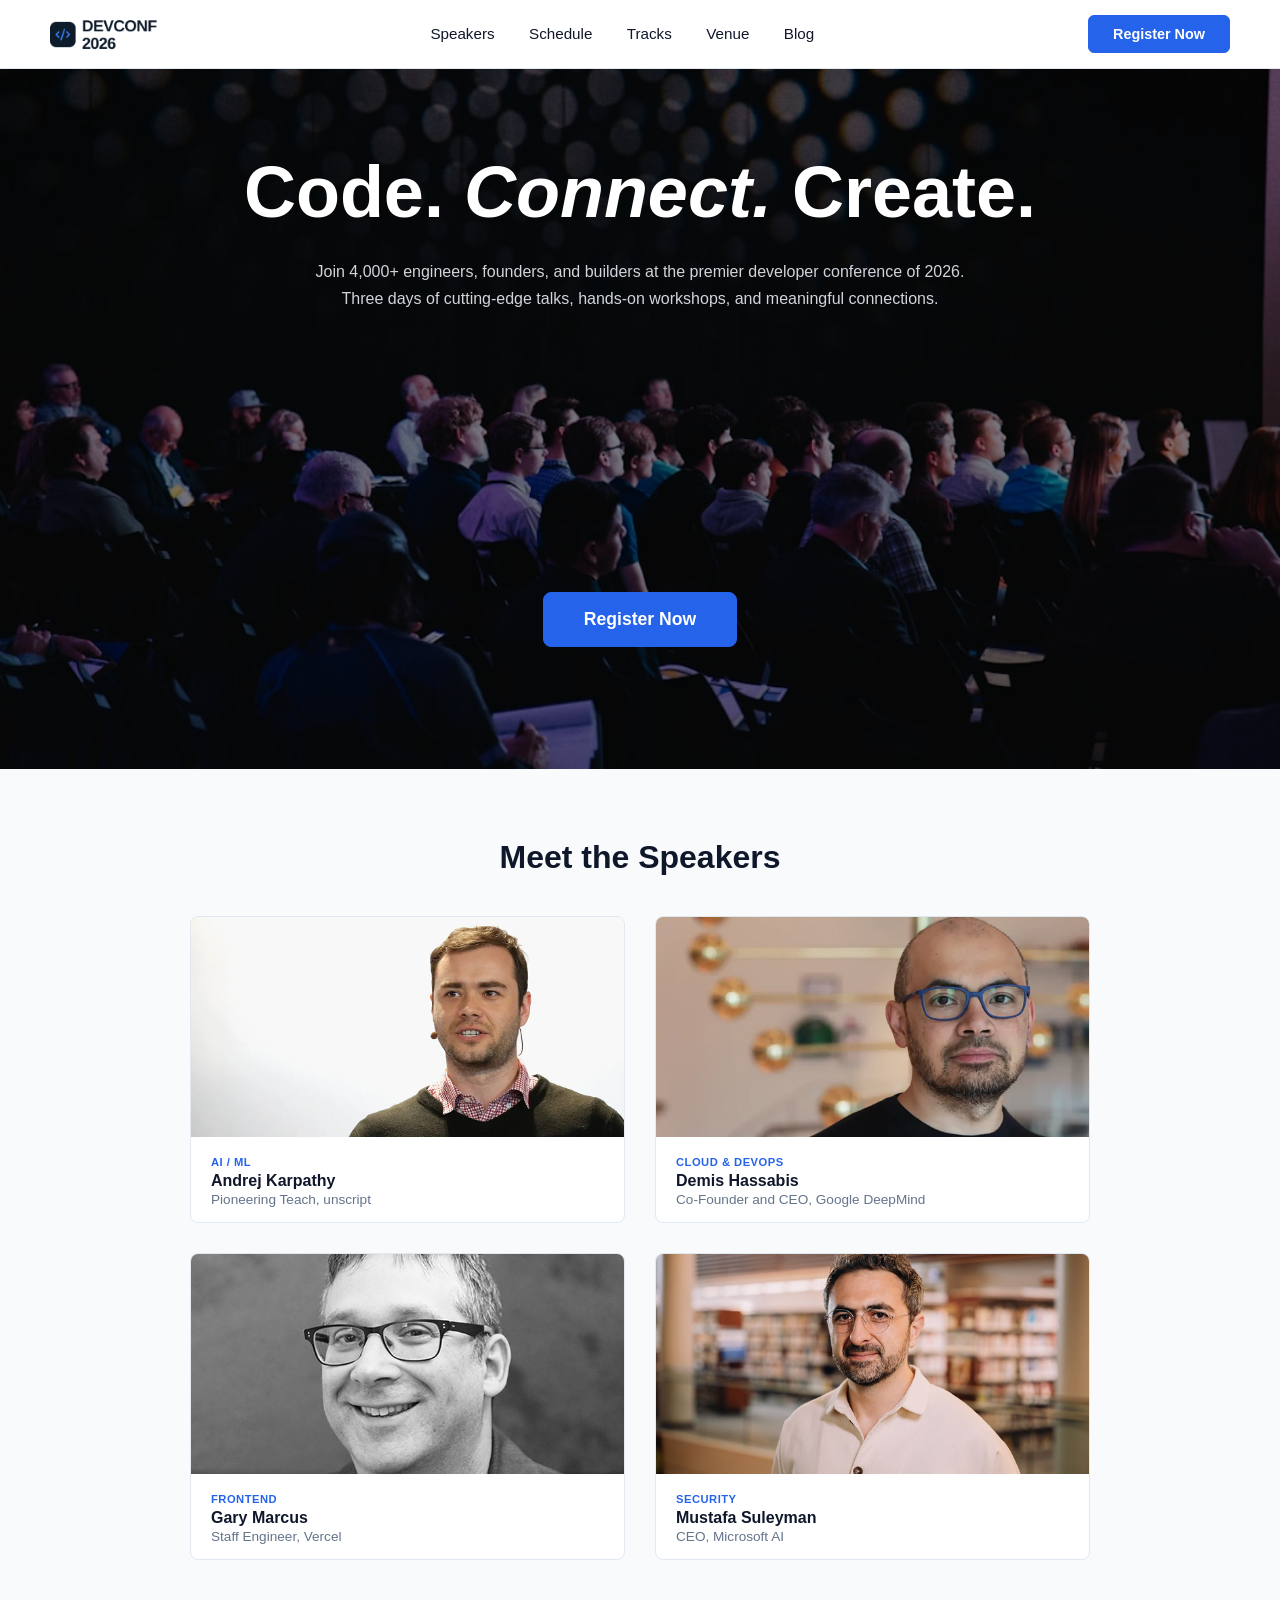
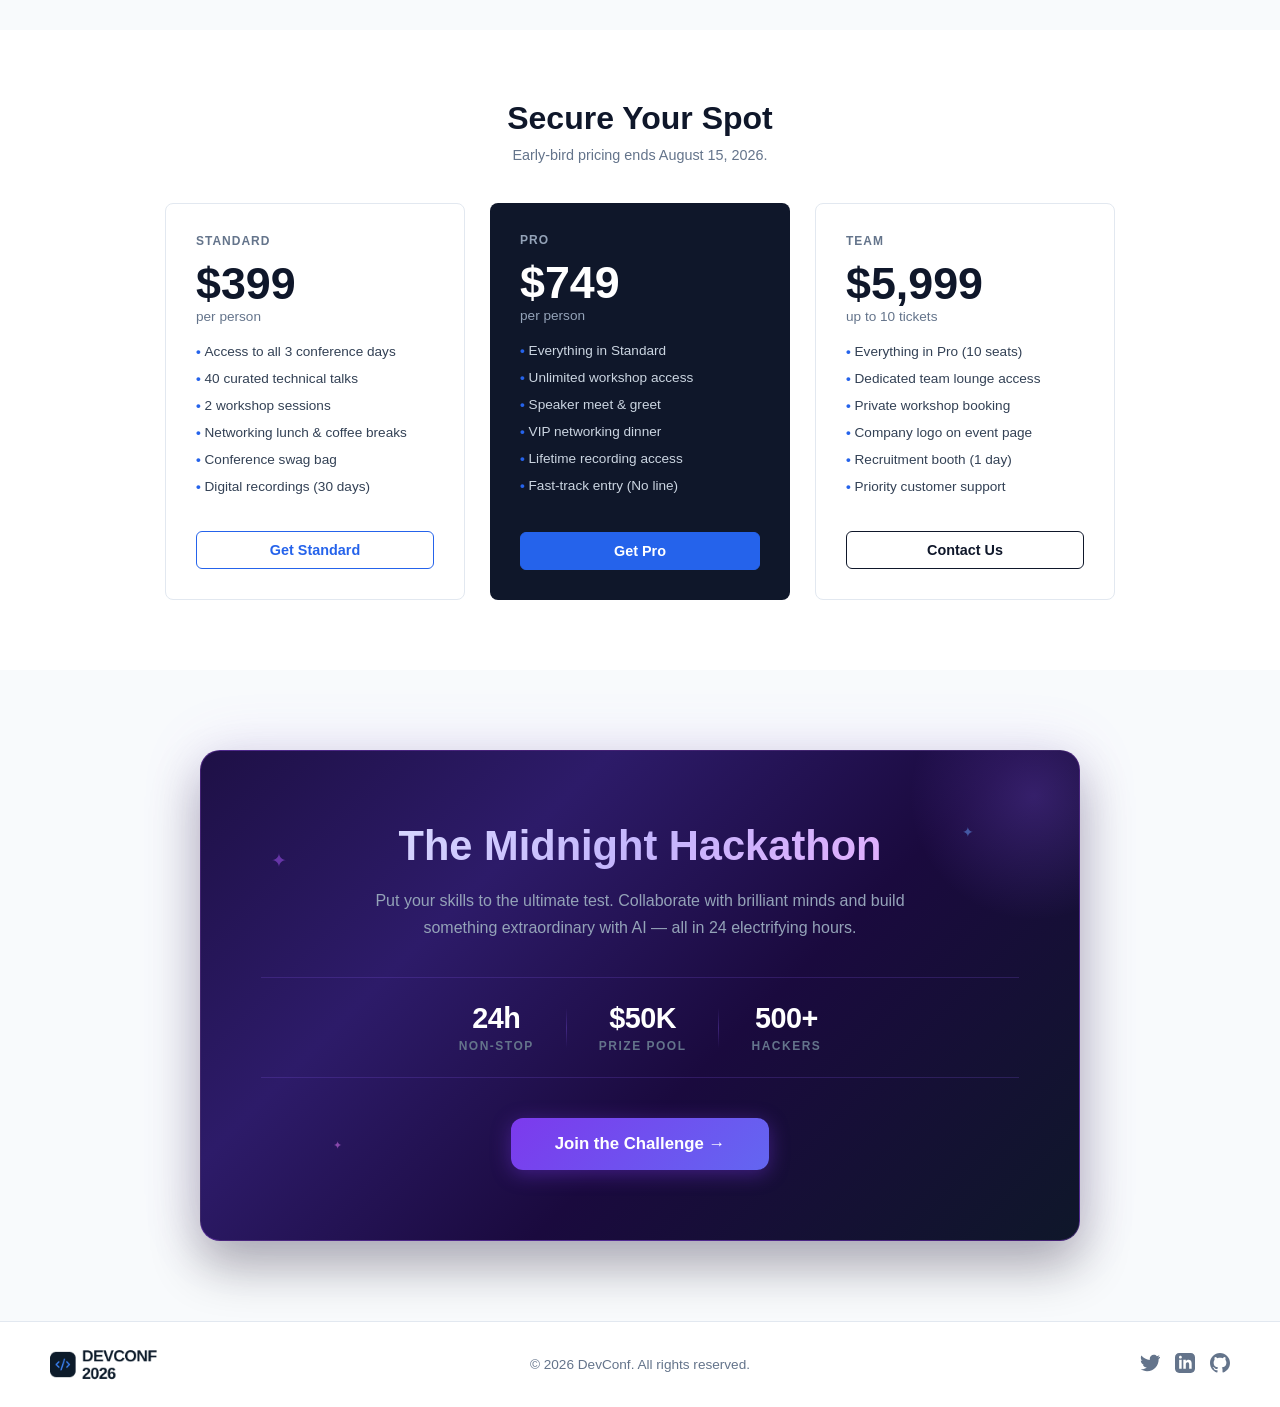
<file: index.html>
<!DOCTYPE html>
<html lang="en">

<head>
    <meta charset="UTF-8">
    <meta name="viewport" content="width=device-width, initial-scale=1.0">
    <title>DEVCONF 2026</title>
    <link rel="stylesheet" href="style.css">
</head>

<body>
    <header class="top-bar">
        <img src="./assets/logo.png" alt="Logo" class="logo-img">
        <nav class="menu">
            <a href="#speakers">Speakers</a>
            <a href="#schedule">Schedule</a>
            <a href="#tracks">Tracks</a>
            <a href="#venue">Venue</a>
            <a href="#blog">Blog</a>
        </nav>
        <a href="#register" class="my-button blue-button">Register Now</a>
    </header>

    <section class="big-banner">
        <img src="./assets/banner.jpg" alt="Conference Audience" class="banner-bg-img">
        <div class="dark-overlay">
            <div class="banner-text">
                <h1>Code. <i>Connect.</i> <span class="hide-word">Create.</span></h1>
                <p>Join 4,000+ engineers, founders, and builders at the premier developer conference of 2026. Three days
                    of cutting-edge talks, hands-on workshops, and meaningful connections.</p>
                <a href="#register" class="my-button blue-button">Register Now</a>
            </div>
        </div>
    </section>
    <section id="speakers" class="speaker-part">
        <h2>Meet the Speakers</h2>
        <div class="speaker-grid-thing">
            <div class="speaker-box">
                <img src="./assets/andrej.png" alt="Andrej Karpathy">
                <div class="text-area">
                    <span class="little-tag">AI / ML</span>
                    <h3>Andrej Karpathy</h3>
                    <p>Pioneering Teach, unscript</p>
                </div>
            </div>
            <div class="speaker-box">
                <img src="./assets/demis.png" alt="Demis Hassabis">
                <div class="text-area">
                    <span class="little-tag">CLOUD & DEVOPS</span>
                    <h3>Demis Hassabis</h3>
                    <p>Co-Founder and CEO, Google DeepMind</p>
                </div>
            </div>
            <div class="speaker-box">
                <img src="./assets/gary.png" alt="Gary Marcus">
                <div class="text-area">
                    <span class="little-tag">FRONTEND</span>
                    <h3>Gary Marcus</h3>
                    <p>Staff Engineer, Vercel</p>
                </div>
            </div>
            <div class="speaker-box">
                <img src="./assets/mustafa.png" alt="Mustafa Suleyman">
                <div class="text-area">
                    <span class="little-tag">SECURITY</span>
                    <h3>Mustafa Suleyman</h3>
                    <p>CEO, Microsoft AI</p>
                </div>
            </div>
        </div>
    </section>

    <section id="register" class="money-part">
        <h2>Secure Your Spot</h2>
        <p class="gray-text">Early-bird pricing ends August 15, 2026.</p>
        <div class="price-row">
            <div class="price-box">
                <h4>STANDARD</h4>
                <div class="big-price">$399</div>
                <p class="tiny-text">per person</p>
                <ul>
                    <li>Access to all 3 conference days</li>
                    <li>40 curated technical talks</li>
                    <li>2 workshop sessions</li>
                    <li>Networking lunch & coffee breaks</li>
                    <li>Conference swag bag</li>
                    <li>Digital recordings (30 days)</li>
                </ul>
                <a href="#" class="my-button clear-button">Get Standard</a>
            </div>
            <div class="price-box dark-box">
                <h4>PRO</h4>
                <div class="big-price">$749</div>
                <p class="tiny-text">per person</p>
                <ul>
                    <li>Everything in Standard</li>
                    <li>Unlimited workshop access</li>
                    <li>Speaker meet & greet</li>
                    <li>VIP networking dinner</li>
                    <li>Lifetime recording access</li>
                    <li>Fast-track entry (No line)</li>
                </ul>
                <a href="#" class="my-button blue-button">Get Pro</a>
            </div>
            <div class="price-box">
                <h4>TEAM</h4>
                <div class="big-price">$5,999</div>
                <p class="tiny-text">up to 10 tickets</p>
                <ul>
                    <li>Everything in Pro (10 seats)</li>
                    <li>Dedicated team lounge access</li>
                    <li>Private workshop booking</li>
                    <li>Company logo on event page</li>
                    <li>Recruitment booth (1 day)</li>
                    <li>Priority customer support</li>
                </ul>
                <a href="#" class="my-button clear-dark-button">Contact Us</a>
            </div>
        </div>
    </section>

    <section class="ai-part">
        <div class="purple-box">
            <div class="ai-sparkle ai-sparkle-1">✦</div>
            <div class="ai-sparkle ai-sparkle-2">✦</div>
            <div class="ai-sparkle ai-sparkle-3">✦</div>
            <div class="ai-glow-orb"></div>
            <h2>The Midnight Hackathon</h2>
            <p class="ai-tagline">Put your skills to the ultimate test. Collaborate with brilliant minds and build something extraordinary with AI — all in 24 electrifying hours.</p>
            <div class="ai-stats-row">
                <div class="ai-stat">
                    <span class="ai-stat-number">24h</span>
                    <span class="ai-stat-label">Non-Stop</span>
                </div>
                <div class="ai-stat-divider"></div>
                <div class="ai-stat">
                    <span class="ai-stat-number">$50K</span>
                    <span class="ai-stat-label">Prize Pool</span>
                </div>
                <div class="ai-stat-divider"></div>
                <div class="ai-stat">
                    <span class="ai-stat-number">500+</span>
                    <span class="ai-stat-label">Hackers</span>
                </div>
            </div>
            <a href="#" class="my-button ai-cta-button">Join the Challenge →</a>
        </div>
    </section>

    <footer class="bottom-area">
        <div class="footer-left">
            <img src="./assets/logo.png" alt="DevConf Logo" class="footer-logo">
        </div>

        <div class="footer-center">
            <p>&copy; 2026 DevConf. All rights reserved.</p>
        </div>

        <div class="social-links"> <!-- Did not find social media icons in the assets folder so I used svg icons with the help of AI -->
            <a href="#" aria-label="Twitter">
                <svg width="20" height="20" fill="#94a3b8" viewBox="0 0 24 24">
                    <path
                        d="M24 4.557c-.883.392-1.832.656-2.828.775 1.017-.609 1.798-1.574 2.165-2.724-.951.564-2.005.974-3.127 1.195-.897-.957-2.178-1.555-3.594-1.555-3.179 0-5.515 2.966-4.797 6.045-4.091-.205-7.719-2.165-10.148-5.144-1.29 2.213-.669 5.108 1.523 6.574-.806-.026-1.566-.247-2.229-.616-.054 2.281 1.581 4.415 3.949 4.89-.436.118-.908.168-1.388.088.63 1.956 2.445 3.379 4.604 3.417-2.07 1.623-4.678 2.348-7.29 2.04 2.179 1.397 4.768 2.212 7.548 2.212 9.142 0 14.307-7.721 13.995-14.646.962-.695 1.797-1.562 2.457-2.549z" />
                </svg>
            </a>
            <a href="#" aria-label="LinkedIn">
                <svg width="20" height="20" fill="#94a3b8" viewBox="0 0 24 24">
                    <path
                        d="M19 0h-14c-2.761 0-5 2.239-5 5v14c0 2.761 2.239 5 5 5h14c2.762 0 5-2.239 5-5v-14c0-2.761-2.238-5-5-5zm-11 19h-3v-11h3v11zm-1.5-12.268c-.966 0-1.75-.79-1.75-1.764s.784-1.764 1.75-1.764 1.75.79 1.75 1.764-.783 1.764-1.75 1.764zm13.5 12.268h-3v-5.604c0-3.368-4-3.113-4 0v5.604h-3v-11h3v1.765c1.396-2.586 7-2.777 7 2.476v6.759z" />
                </svg>
            </a>
            <a href="#" aria-label="GitHub">
                <svg width="20" height="20" fill="#94a3b8" viewBox="0 0 24 24">
                    <path
                        d="M12 0c-6.626 0-12 5.373-12 12 0 5.302 3.438 9.8 8.207 11.387.599.111.793-.261.793-.577v-2.234c-3.338.726-4.033-1.416-4.033-1.416-.546-1.387-1.333-1.756-1.333-1.756-1.089-.745.083-.729.083-.729 1.205.084 1.839 1.237 1.839 1.237 1.07 1.834 2.807 1.304 3.492.997.107-.775.418-1.305.762-1.604-2.665-.305-5.467-1.334-5.467-5.931 0-1.311.469-2.381 1.236-3.221-.124-.303-.535-1.524.117-3.176 0 0 1.008-.322 3.301 1.23.957-.266 1.983-.399 3.003-.404 1.02.005 2.047.138 3.006.404 2.291-1.552 3.297-1.23 3.297-1.23.653 1.653.242 2.874.118 3.176.77.84 1.235 1.911 1.235 3.221 0 4.609-2.807 5.624-5.479 5.921.43.372.823 1.102.823 2.222v3.293c0 .319.192.694.801.576 4.765-1.589 8.199-6.086 8.199-11.386 0-6.627-5.373-12-12-12z" />
                </svg>
            </a>
        </div>
    </footer>

</body>

</html>
</file>
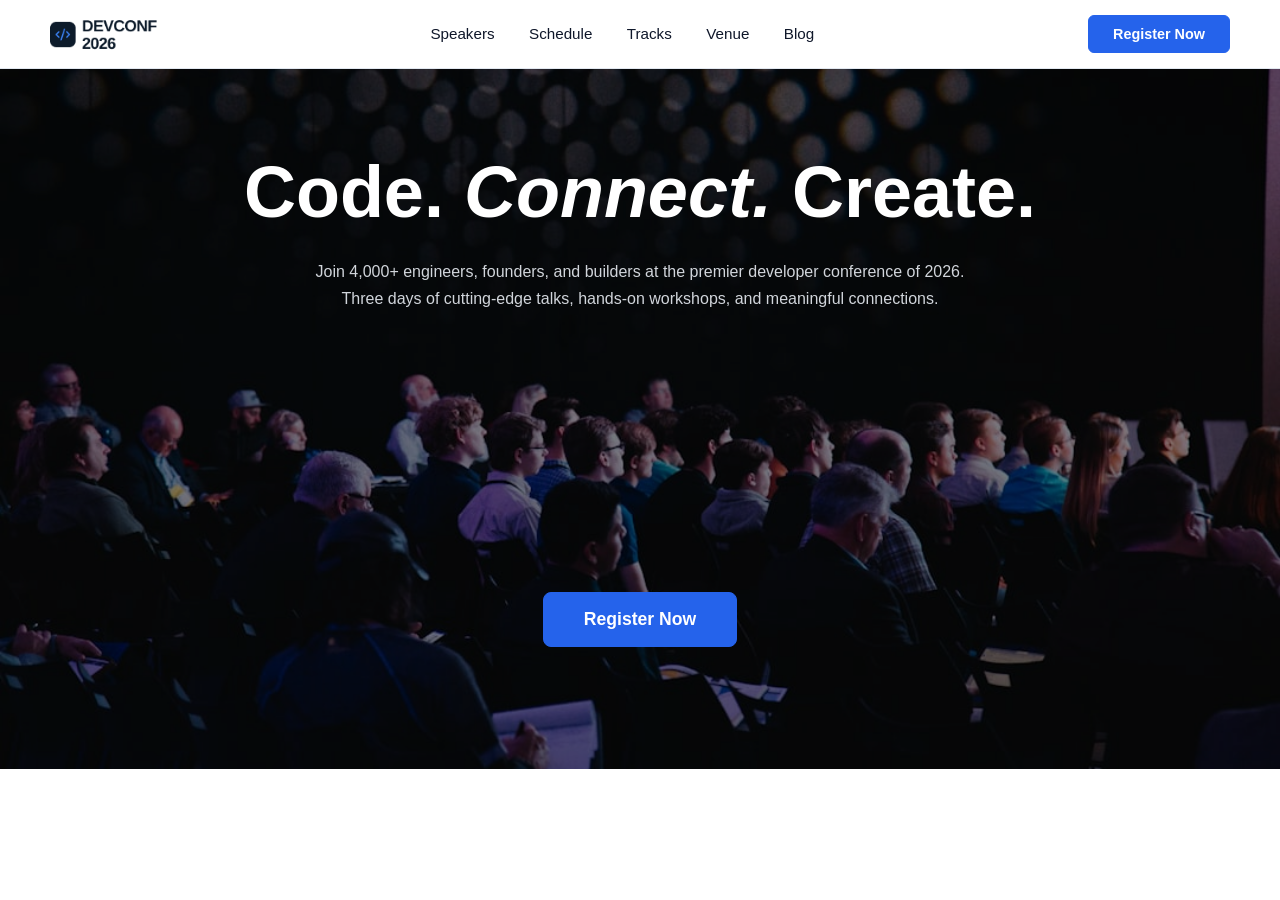
<file: landing page.html>
<!DOCTYPE html>
<html lang="en">

<head>
    <meta charset="UTF-8">
    <meta name="viewport" content="width=device-width, initial-scale=1.0">
    <title>DEVCONF 2026</title>
    <link rel="stylesheet" href="styling for landing page.css">
</head>

<body>
    <header class="top-bar">
        <img src="./assets/logo.png" alt="Logo" class="logo-img">
        <nav class="menu">
            <a href="#speakers">Speakers</a>
            <a href="#schedule">Schedule</a>
            <a href="#tracks">Tracks</a>
            <a href="#venue">Venue</a>
            <a href="#blog">Blog</a>
        </nav>
        <a href="#register" class="my-button blue-button">Register Now</a>
    </header>

    <section class="big-banner">
        <img src="./assets/banner.jpg" alt="Conference Audience" class="banner-bg-img">
        <div class="dark-overlay">
            <div class="banner-text">
                <h1>Code. <i>Connect.</i> <span class="hide-word">Create.</span></h1>
                <p>Join 4,000+ engineers, founders, and builders at the premier developer conference of 2026. Three days
                    of cutting-edge talks, hands-on workshops, and meaningful connections.</p>
                <a href="#register" class="my-button blue-button">Register Now</a>
            </div>
        </div>
    </section>

</body>

</html>
</file>
<file: style.css>
* {
    margin: 0;
    padding: 0;
    box-sizing: border-box;
    font-family: Arial, sans-serif;
}

body {
    background-color: #ffffff;
    color: #0f172a;
}

.my-button {
    padding: 10px 24px;
    border-radius: 6px;
    text-decoration: none;
    font-weight: bold;
    display: inline-block;
    text-align: center;
    font-size: 0.9rem;
    cursor: pointer;
}

.blue-button {
    background-color: #2563eb;
    color: #ffffff;
    border: 1px solid #2563eb;
}

.clear-button {
    background-color: transparent;
    color: #2563eb;
    border: 1px solid #2563eb;
}

.clear-dark-button {
    background-color: transparent;
    color: #0f172a;
    border: 1px solid #0f172a;
}

.top-bar {
    display: flex;
    align-items: center;
    padding: 15px 50px;
    border-bottom: 1px solid #e2e8f0;
    background-color: #ffffff;
}

.logo-img {
    height: 35px;
}

.menu {
    flex: 1;
    text-align: center;
}

.menu a {
    text-decoration: none;
    color: #0f172a;
    margin: 0 15px;
    font-size: 0.95rem;
}

.big-banner {
    position: relative;
    height: 700px;
    width: 100%;
    overflow: hidden;
}

.banner-bg-img {
    position: absolute;
    top: 0;
    left: 0;
    width: 100%;
    height: 100%;
    object-fit: cover;
    z-index: 1;
}

.dark-overlay {
    position: absolute;
    top: 0;
    left: 0;
    width: 100%;
    height: 100%;
    background-color: rgba(0, 0, 0, 0.5);
    z-index: 2;
    display: flex;
    justify-content: center;
    align-items: center;
    text-align: center;
    padding: 20px 20px 60px 20px;
}

.banner-text {
    max-width: 800px;
    color: #ffffff;
    z-index: 3;
    display: flex;
    flex-direction: column;
    align-items: center;
    height: 80%;
    justify-content: center;
}

.banner-text h1 {
    font-size: 4.5rem;
    margin-bottom: 24px;
    line-height: 1.15;
    white-space: nowrap;
}

.banner-text h1 span.hide-word {
    font-style: normal;
}

.banner-text p {
    font-size: 1rem;
    margin: 0 auto 30px auto;
    line-height: 1.7;
    max-width: 650px;
    color: #d1d5db;
}

.banner-text .my-button {
    padding: 16px 40px;
    font-size: 1.1rem;
    border-radius: 8px;
    margin-top: auto;
}
.speaker-part {
    padding: 70px 50px;
    text-align: center;
    background-color: #f8fafc;
}

.speaker-part h2 {
    font-size: 2rem;
    margin-bottom: 40px;
    color: #0f172a;
}

.speaker-grid-thing {
    display: grid;
    grid-template-columns: 1fr 1fr;
    gap: 30px;
    max-width: 900px;
    margin: 0 auto;
}

.speaker-box {
    border: 1px solid #e2e8f0;
    border-radius: 8px;
    text-align: left;
    overflow: hidden;
    background-color: #ffffff;
}

.speaker-box img {
    width: 100%;
    height: 220px;
    object-fit: cover;
}

.text-area {
    padding: 15px 20px;
}

.little-tag {
    color: #2563eb;
    font-size: 0.7rem;
    font-weight: bold;
    display: block;
    margin-bottom: 4px;
    letter-spacing: 0.5px;
}

.text-area h3 {
    font-size: 1rem;
    margin-bottom: 2px;
    color: #0f172a;
}

.text-area p {
    font-size: 0.85rem;
    color: #64748b;
}

.money-part {
    padding: 70px 50px;
    text-align: center;
    background-color: #ffffff;
}

.money-part h2 {
    font-size: 2rem;
    margin-bottom: 10px;
    color: #0f172a;
}

.gray-text {
    color: #64748b;
    margin-bottom: 40px;
    font-size: 0.9rem;
}

.price-row {
    display: flex;
    justify-content: center;
    gap: 25px;
    max-width: 950px;
    margin: 0 auto;
}

.price-box {
    border: 1px solid #e2e8f0;
    border-radius: 8px;
    padding: 30px;
    width: 32%;
    text-align: left;
    display: flex;
    flex-direction: column;
}

.dark-box {
    background-color: #0f172a;
    color: #ffffff;
    border: none;
}

.price-box h4 {
    color: #64748b;
    margin-bottom: 10px;
    font-size: 0.75rem;
    letter-spacing: 1px;
}

.dark-box h4 {
    color: #94a3b8;
}

.big-price {
    font-size: 2.8rem;
    font-weight: bold;
}

.tiny-text {
    font-size: 0.85rem;
    color: #64748b;
    margin-bottom: 20px;
}

.dark-box .tiny-text {
    color: #94a3b8;
}

.price-box ul {
    list-style: none;
    margin-bottom: 25px;
    flex-grow: 1;
}

.price-box ul li {
    margin-bottom: 12px;
    font-size: 0.85rem;
    color: #334155;
}

.dark-box ul li {
    color: #cbd5e1;
}

.price-box ul li::before {
    content: "• ";
    color: #2563eb;
    font-weight: bold;
}

.price-box .my-button {
    width: 100%;
}

.ai-part {
    padding: 80px 50px;
    background-color: #f8fafc;
}

.purple-box {
    position: relative;
    overflow: hidden;
    background: linear-gradient(135deg, #1e1046 0%, #2d1b69 30%, #1a0a3e 60%, #0f172a 100%);
    border: 1px solid rgba(168, 85, 247, 0.3);
    border-radius: 20px;
    padding: 70px 60px;
    text-align: center;
    max-width: 880px;
    margin: 0 auto;
    box-shadow:
        0 0 60px rgba(139, 92, 246, 0.15),
        0 25px 50px rgba(0, 0, 0, 0.3);
}

.ai-glow-orb {
    position: absolute;
    top: -80px;
    right: -80px;
    width: 250px;
    height: 250px;
    background: radial-gradient(circle, rgba(139, 92, 246, 0.25) 0%, transparent 70%);
    border-radius: 50%;
    pointer-events: none;
    animation: orb-pulse 4s ease-in-out infinite;
}

@keyframes orb-pulse {
    0%, 100% { transform: scale(1); opacity: 0.6; }
    50% { transform: scale(1.3); opacity: 1; }
}

.ai-sparkle {
    position: absolute;
    color: rgba(168, 85, 247, 0.5);
    font-size: 1.2rem;
    pointer-events: none;
    animation: sparkle-float 3s ease-in-out infinite;
}

.ai-sparkle-1 {
    top: 20%;
    left: 8%;
    animation-delay: 0s;
}

.ai-sparkle-2 {
    top: 15%;
    right: 12%;
    animation-delay: 1s;
    font-size: 0.9rem;
    color: rgba(96, 165, 250, 0.5);
}

.ai-sparkle-3 {
    bottom: 18%;
    left: 15%;
    animation-delay: 2s;
    font-size: 0.7rem;
    color: rgba(232, 121, 249, 0.5);
}

@keyframes sparkle-float {
    0%, 100% { transform: translateY(0) rotate(0deg); opacity: 0.4; }
    50% { transform: translateY(-12px) rotate(180deg); opacity: 1; }
}

.ai-badge {
    display: inline-block;
    background: linear-gradient(135deg, rgba(139, 92, 246, 0.12), rgba(99, 102, 241, 0.12));
    border: 1px solid rgba(139, 92, 246, 0.25);
    color: #7c3aed;
    font-size: 0.7rem;
    font-weight: bold;
    letter-spacing: 2px;
    padding: 6px 18px;
    border-radius: 50px;
    margin-bottom: 24px;
}

.purple-box h2 {
    margin-bottom: 16px;
    font-size: 2.6rem;
    background: linear-gradient(135deg, #e0e7ff, #c4b5fd, #f0abfc);
    -webkit-background-clip: text;
    -webkit-text-fill-color: transparent;
    background-clip: text;
    line-height: 1.2;
}

.ai-tagline {
    color: #94a3b8;
    font-size: 1.05rem;
    line-height: 1.7;
    max-width: 560px;
    margin: 0 auto;
}

.ai-stats-row {
    display: flex;
    justify-content: center;
    align-items: center;
    gap: 32px;
    margin: 36px 0 40px;
    padding: 24px 0;
    border-top: 1px solid rgba(139, 92, 246, 0.2);
    border-bottom: 1px solid rgba(139, 92, 246, 0.2);
}

.ai-stat {
    display: flex;
    flex-direction: column;
    align-items: center;
    gap: 4px;
}

.ai-stat-number {
    font-size: 1.8rem;
    font-weight: bold;
    color: #ffffff;
    letter-spacing: -0.5px;
}

.ai-stat-label {
    font-size: 0.75rem;
    color: #64748b;
    text-transform: uppercase;
    letter-spacing: 1.5px;
    font-weight: 600;
}

.ai-stat-divider {
    width: 1px;
    height: 40px;
    background: linear-gradient(to bottom, transparent, rgba(139, 92, 246, 0.3), transparent);
}

.ai-cta-button {
    background: linear-gradient(135deg, #7c3aed, #6366f1);
    color: #ffffff;
    border: none;
    padding: 16px 44px;
    font-size: 1.05rem;
    border-radius: 12px;
    box-shadow: 0 4px 20px rgba(124, 58, 237, 0.4);
    transition: transform 0.2s ease, box-shadow 0.2s ease;
}

.ai-cta-button:hover {
    transform: translateY(-2px);
    box-shadow: 0 8px 30px rgba(124, 58, 237, 0.55);
}

.purple-box p {
    color: #94a3b8;
    font-size: 1rem;
}

.bottom-area {
    background-color: #ffffff; /* Changed to white */
    color: #64748b; /* Changed to dark gray for contrast */
    padding: 25px 50px;
    display: flex;
    justify-content: space-between;
    align-items: center;
    font-size: 0.85rem;
    border-top: 1px solid #e2e8f0; /* Adds a clean separator line */
}

.footer-left {
    flex: 1;
    display: flex;
    align-items: center;
}

.footer-logo {
    height: 35px;
}

.footer-center {
    flex: 1;
    text-align: center;
}

.social-links {
    flex: 1;
    display: flex;
    justify-content: flex-end;
    gap: 15px;
}

.social-links a svg {
    fill: #64748b; /* Forces the icons to be dark gray */
    transition: fill 0.2s;
}

.social-links a:hover svg {
    fill: #2563eb; /* Changes icons to the brand blue on hover */
}
</file>
<file: styling for landing page.css>
* {
    margin: 0;
    padding: 0;
    box-sizing: border-box;
    font-family: Arial, sans-serif;
}

body {
    background-color: #ffffff;
    color: #0f172a;
}

.my-button {
    padding: 10px 24px;
    border-radius: 6px;
    text-decoration: none;
    font-weight: bold;
    display: inline-block;
    text-align: center;
    font-size: 0.9rem;
    cursor: pointer;
}

.blue-button {
    background-color: #2563eb;
    color: #ffffff;
    border: 1px solid #2563eb;
}

.clear-button {
    background-color: transparent;
    color: #2563eb;
    border: 1px solid #2563eb;
}

.clear-dark-button {
    background-color: transparent;
    color: #0f172a;
    border: 1px solid #0f172a;
}

.top-bar {
    display: flex;
    align-items: center;
    padding: 15px 50px;
    border-bottom: 1px solid #e2e8f0;
    background-color: #ffffff;
}

.logo-img {
    height: 35px;
}

.menu {
    flex: 1;
    text-align: center;
}

.menu a {
    text-decoration: none;
    color: #0f172a;
    margin: 0 15px;
    font-size: 0.95rem;
}

.big-banner {
    position: relative;
    height: 700px;
    width: 100%;
    overflow: hidden;
}

.banner-bg-img {
    position: absolute;
    top: 0;
    left: 0;
    width: 100%;
    height: 100%;
    object-fit: cover;
    z-index: 1;
}

.dark-overlay {
    position: absolute;
    top: 0;
    left: 0;
    width: 100%;
    height: 100%;
    background-color: rgba(0, 0, 0, 0.5);
    z-index: 2;
    display: flex;
    justify-content: center;
    align-items: center;
    text-align: center;
    padding: 20px 20px 60px 20px;
}

.banner-text {
    max-width: 800px;
    color: #ffffff;
    z-index: 3;
    display: flex;
    flex-direction: column;
    align-items: center;
    height: 80%;
    justify-content: center;
}

.banner-text h1 {
    font-size: 4.5rem;
    margin-bottom: 24px;
    line-height: 1.15;
    white-space: nowrap;
}

.banner-text h1 span.hide-word {
    font-style: normal;
}

.banner-text p {
    font-size: 1rem;
    margin: 0 auto 30px auto;
    line-height: 1.7;
    max-width: 650px;
    color: #d1d5db;
}

.banner-text .my-button {
    padding: 16px 40px;
    font-size: 1.1rem;
    border-radius: 8px;
    margin-top: auto;
}
</file>
